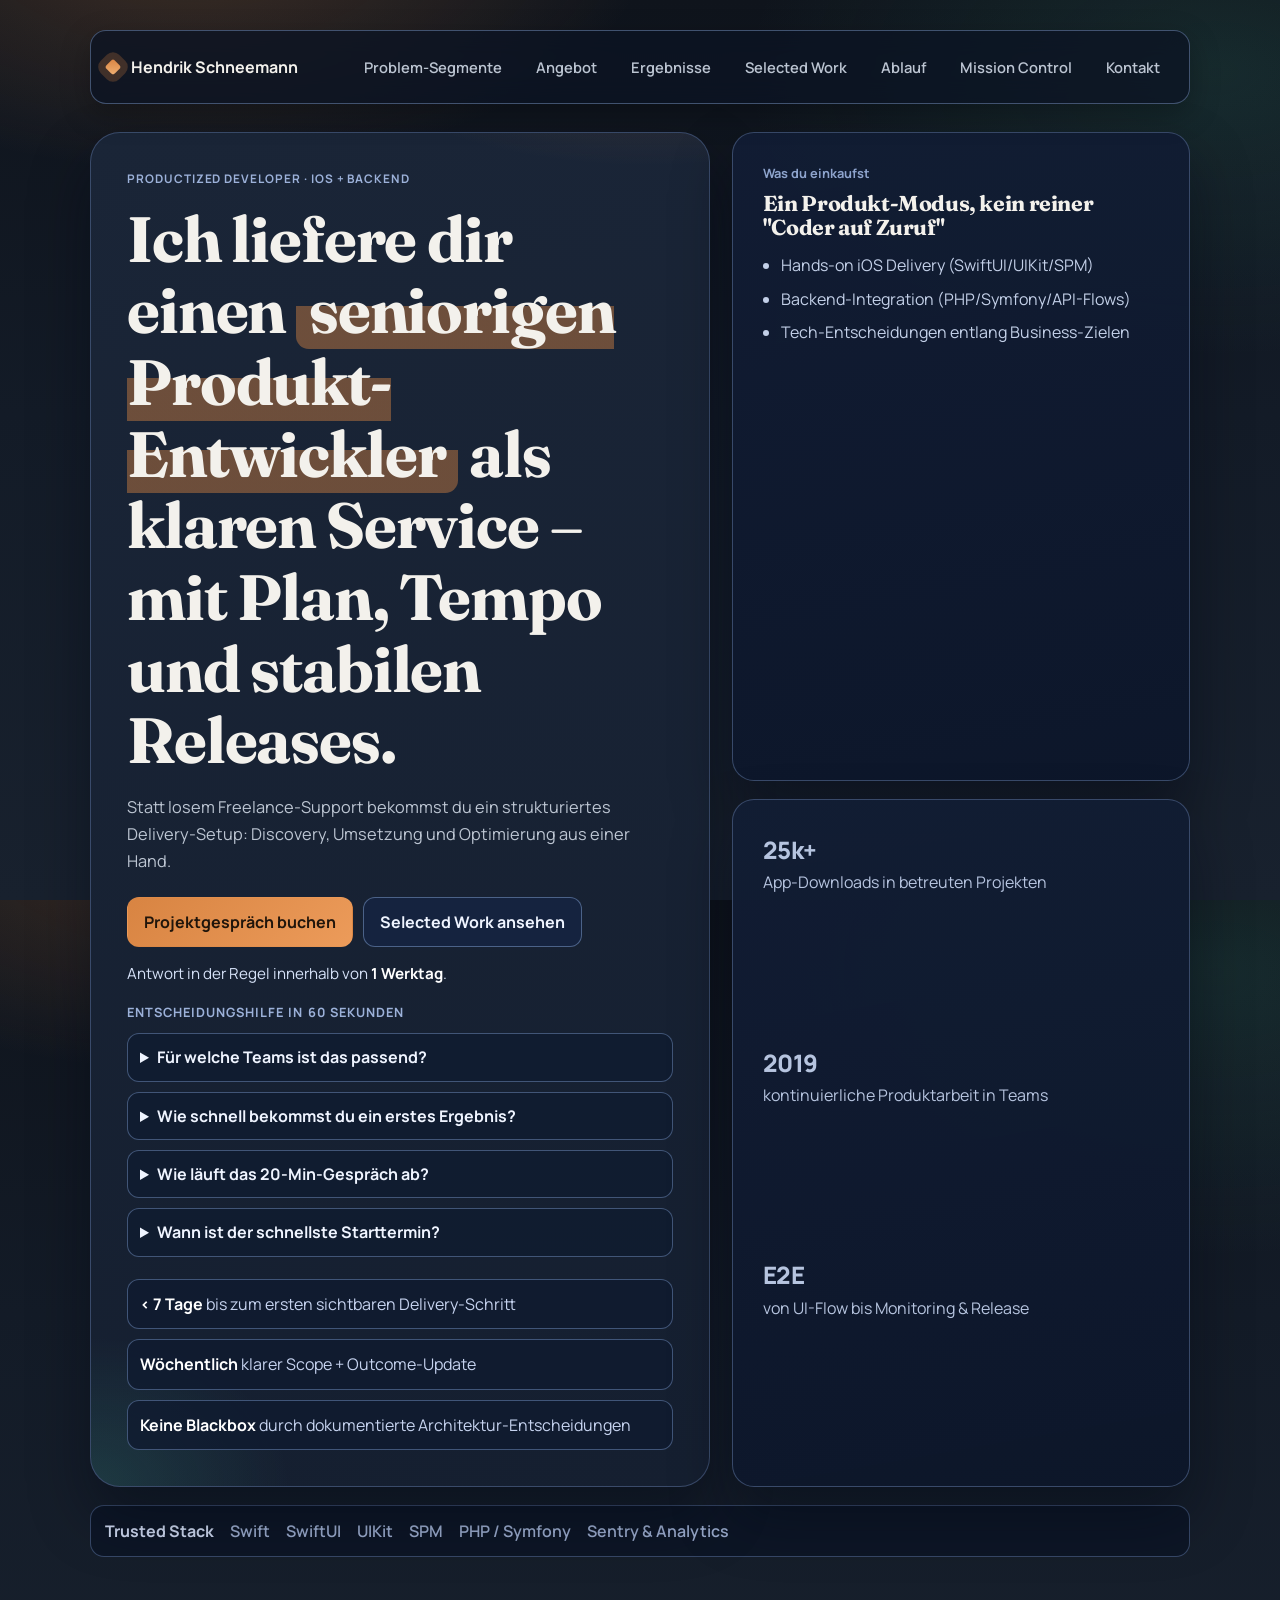
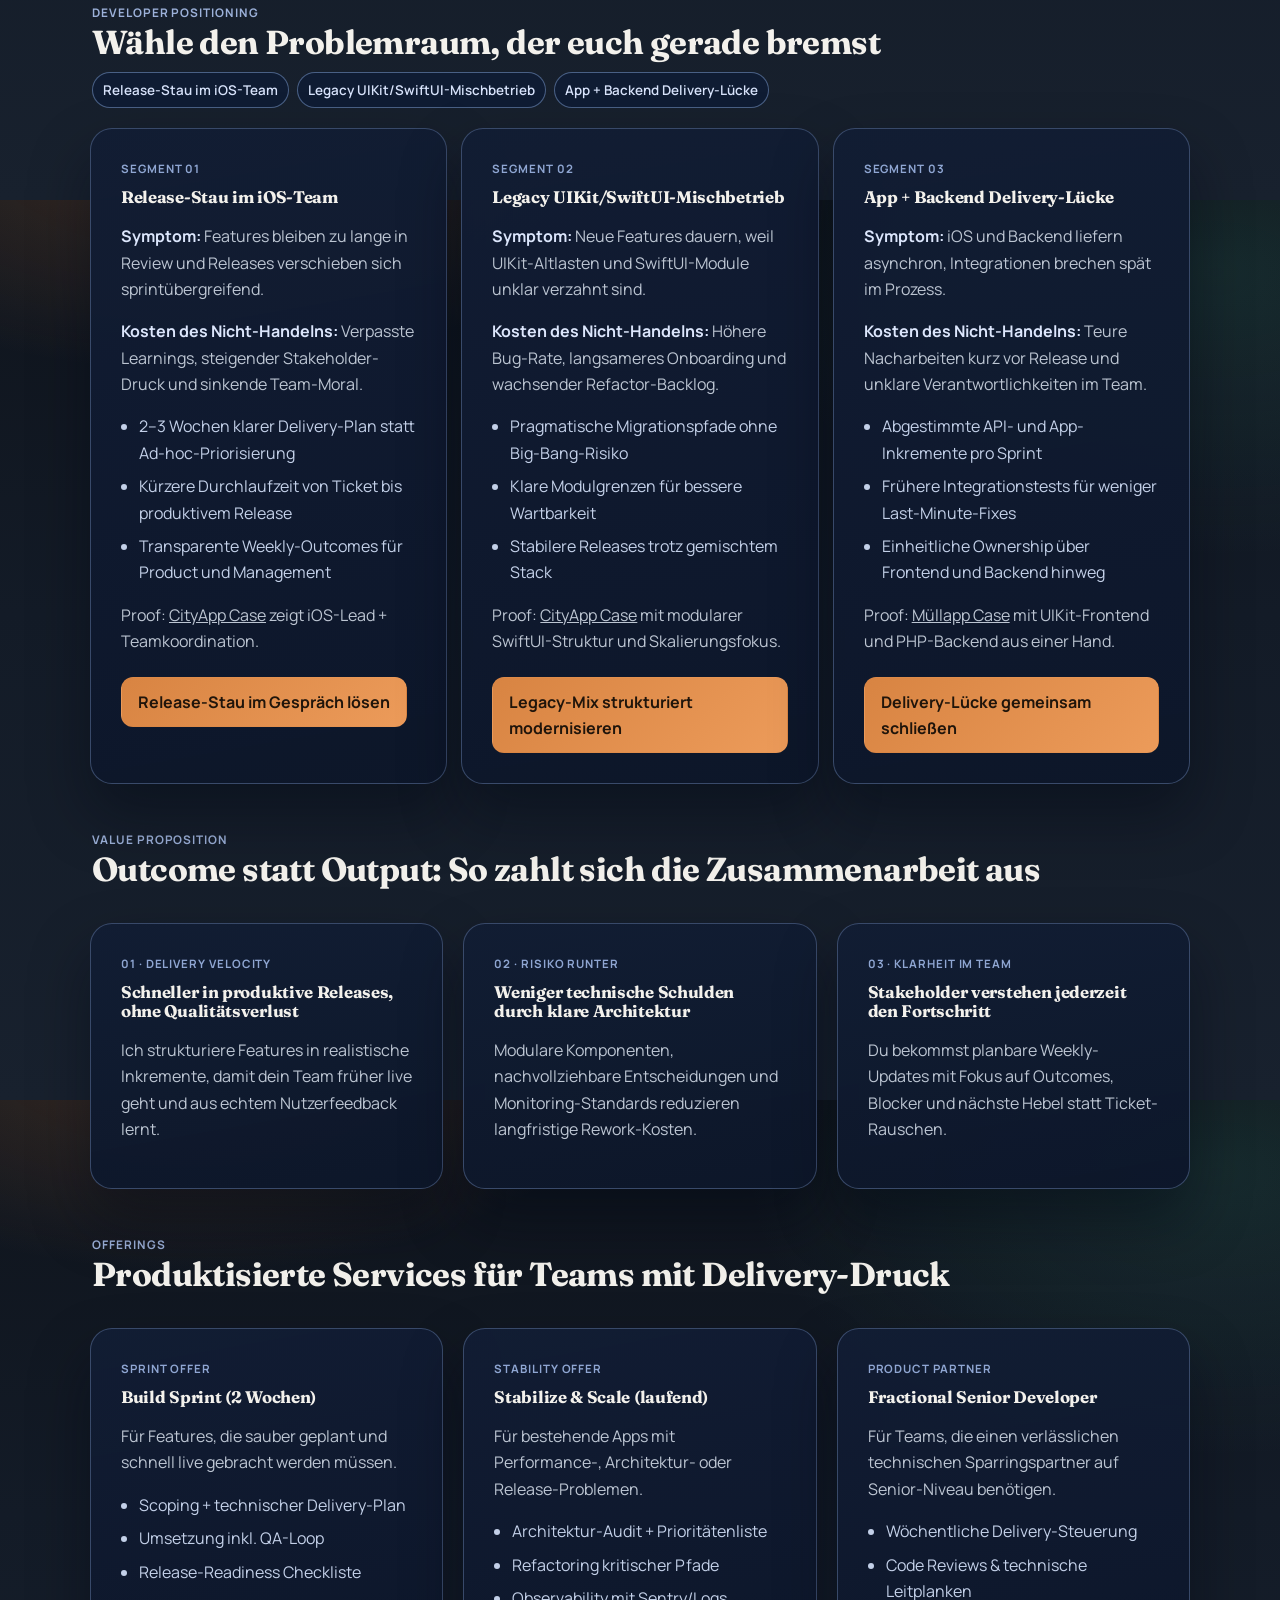
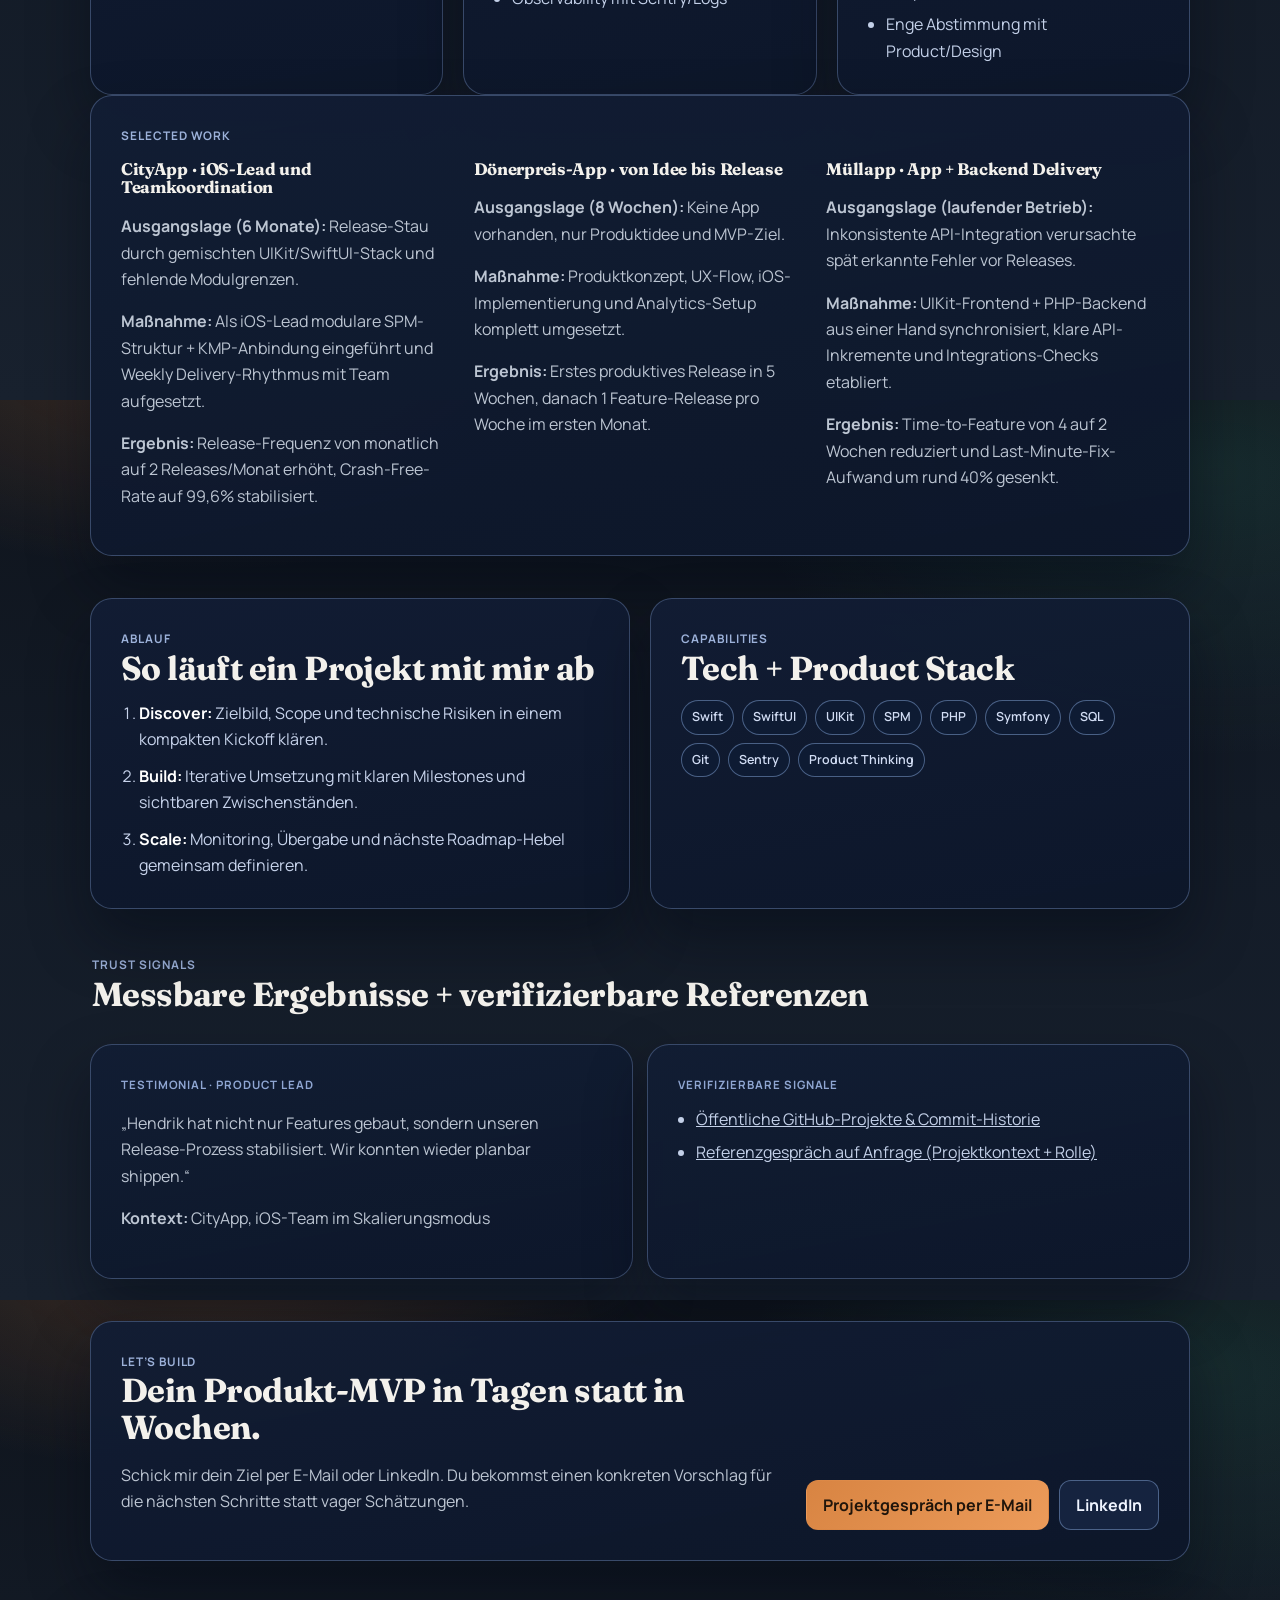
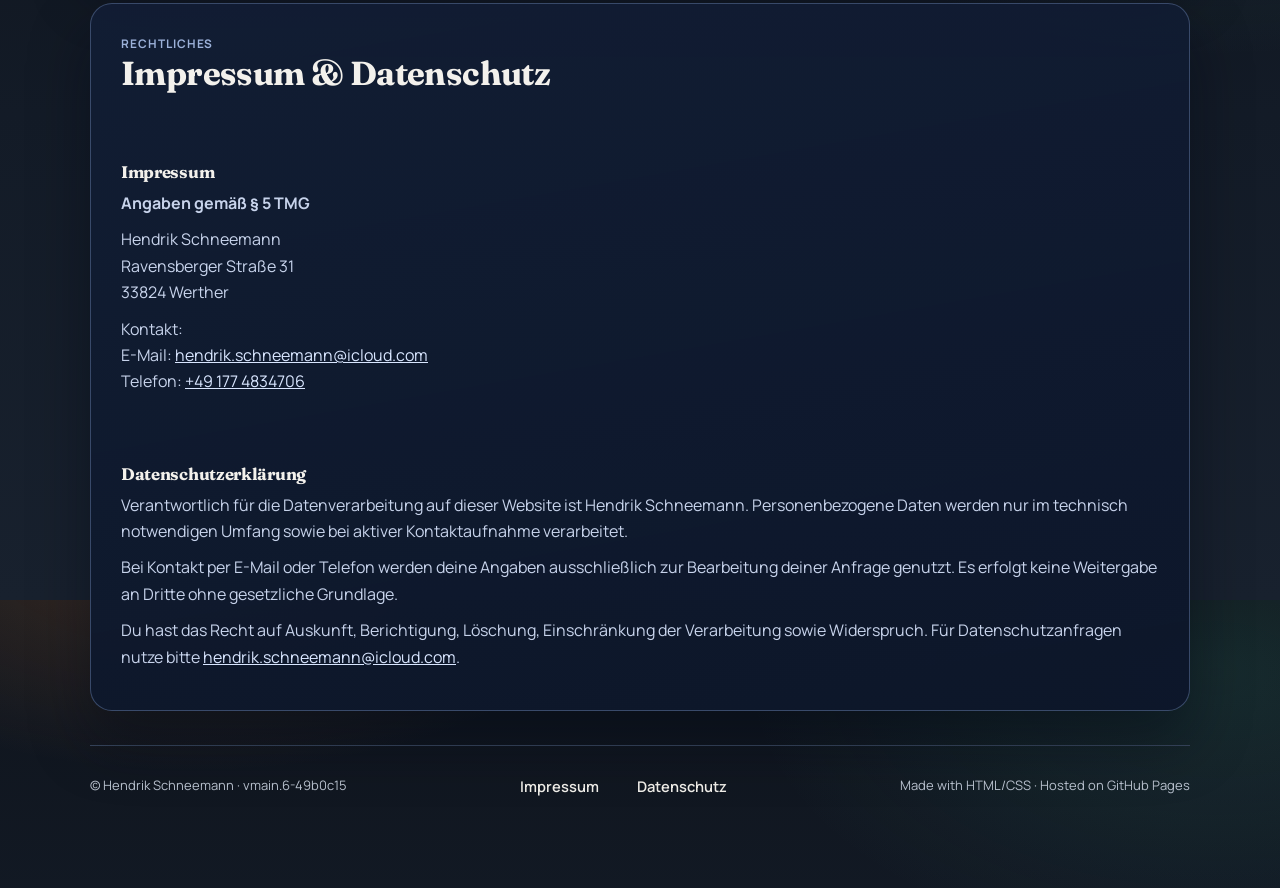
<file: index.html>
<!doctype html>
<html lang="de">
<head>
  <meta charset="utf-8">
  <meta name="viewport" content="width=device-width,initial-scale=1">
  <meta name="description" content="Hendrik Schneemann – Fachinformatiker für Anwendungsentwicklung. iOS (Swift/SwiftUI/UIKit), PHP/Symfony, modulare Architekturen, Kotlin Multiplatform-Anbindung.">
  <meta name="author" content="Hendrik Schneemann">
  <meta name="theme-color" content="#0b1220">
  <meta name="robots" content="index,follow">
  <link rel="canonical" href="https://hendrikschneemann.tech/">
  <meta property="og:type" content="website">
  <meta property="og:locale" content="de_DE">
  <meta property="og:url" content="https://hendrikschneemann.tech/">
  <meta property="og:title" content="Hendrik Schneemann · Entwickler">
  <meta property="og:description" content="iOS- und Backend-Entwicklung mit Fokus auf modulare, wartbare und produktionsnahe Software.">
  <meta property="og:image" content="https://hendrikschneemann.tech/assets/images/social-preview.png">
  <meta property="twitter:card" content="summary_large_image">
  <meta property="twitter:title" content="Hendrik Schneemann · Entwickler">
  <meta property="twitter:description" content="iOS- und Backend-Entwicklung mit Fokus auf modulare, wartbare und produktionsnahe Software.">
  <meta property="twitter:image" content="https://hendrikschneemann.tech/assets/images/social-preview.png">
  <title>Hendrik Schneemann · Entwickler</title>
  <link rel="preconnect" href="https://fonts.googleapis.com">
  <link rel="preconnect" href="https://fonts.gstatic.com" crossorigin>
  <link href="https://fonts.googleapis.com/css2?family=Fraunces:opsz,wght@9..144,500;9..144,700&family=Manrope:wght@400;500;600;700;800&display=swap" rel="stylesheet">
  <link rel="stylesheet" href="assets/css/styles.css">
</head>
<body>
  <a class="skip-link" href="#main-content">Zum Inhalt springen</a>
  <div class="wrap">
    <header id="site-header">
      <a class="brand" href="#top" aria-label="Zur Startseite">
        <b>Hendrik Schneemann</b>
      </a>
      <button
        class="menu-toggle"
        type="button"
        aria-expanded="false"
        aria-controls="primary-nav"
        aria-label="Menü öffnen"
      >
        Menü
      </button>
      <nav id="primary-nav" aria-label="Hauptnavigation">
        <a href="#segments">Problem-Segmente</a>
        <a href="#offer">Angebot</a>
        <a href="#proof">Ergebnisse</a>
        <a href="#work">Selected Work</a>
        <a href="#process">Ablauf</a>
        <a href="mission-control.html">Mission Control</a>
        <a href="#contact">Kontakt</a>
      </nav>
    </header>
    <main id="main-content" data-reveal-group>
      <section class="hero-shell" id="top" aria-labelledby="hero-heading">
        <article class="card hero-main" data-reveal>
          <div class="pad hero-pad">
            <p class="eyebrow">Productized Developer · iOS + Backend</p>
            <h1 id="hero-heading">
              Ich liefere dir einen <span class="hl">seniorigen Produkt-Entwickler</span> als klaren Service –
              mit Plan, Tempo und stabilen Releases.
            </h1>
            <p class="lead">
              Statt losem Freelance-Support bekommst du ein strukturiertes Delivery-Setup:
              Discovery, Umsetzung und Optimierung aus einer Hand.
            </p>
            <div class="cta">
              <a class="btn primary" href="#contact" data-track="lead_started" data-track-source="hero-cta">Projektgespräch buchen</a>
              <a class="btn" href="#work">Selected Work ansehen</a>
            </div>
            <p class="response-time" aria-label="Antwortzeit">Antwort in der Regel innerhalb von <strong>1 Werktag</strong>.</p>
            <section class="decision-faq" aria-label="Entscheidungshilfe">
              <p class="decision-faq-title">Entscheidungshilfe in 60 Sekunden</p>
              <details data-faq-question="fit">
                <summary>Für welche Teams ist das passend?</summary>
                <p>Für Teams mit klarem Produktdruck, die kurzfristig seniorige iOS-/Backend-Delivery brauchen und gleichzeitig Architektur stabil halten wollen.</p>
              </details>
              <details data-faq-question="timeline">
                <summary>Wie schnell bekommst du ein erstes Ergebnis?</summary>
                <p>Innerhalb von 7 Tagen gibt es typischerweise einen sichtbaren Delivery-Schritt: z. B. ein priorisiertes Scope-Paket, ein stabiler Fix oder ein live-fähiges Feature-Inkrement.</p>
              </details>
              <details data-faq-question="process">
                <summary>Wie läuft das 20-Min-Gespräch ab?</summary>
                <p>Wir klären Zielbild, Engpässe und Priorität. Danach bekommst du eine klare Empfehlung mit nächstem konkretem Schritt statt unverbindlichem „Wir melden uns".</p>
              </details>
              <details data-faq-question="start-date">
                <summary>Wann ist der schnellste Starttermin?</summary>
                <p>Wenn Scope und Verantwortlichkeiten klar sind, kann der Einstieg oft innerhalb weniger Werktage erfolgen.</p>
              </details>
            </section>
            <ul class="signal-row" aria-label="Leistungsversprechen">
              <li><strong>&lt; 7 Tage</strong> bis zum ersten sichtbaren Delivery-Schritt</li>
              <li><strong>Wöchentlich</strong> klarer Scope + Outcome-Update</li>
              <li><strong>Keine Blackbox</strong> durch dokumentierte Architektur-Entscheidungen</li>
            </ul>
          </div>
        </article>

        <aside class="hero-side" data-reveal aria-label="Angebotsübersicht">
          <div class="card pad stack-card">
            <p class="stack-title">Was du einkaufst</p>
            <h2>Ein Produkt-Modus, kein reiner "Coder auf Zuruf"</h2>
            <ul class="clean-list">
              <li>Hands-on iOS Delivery (SwiftUI/UIKit/SPM)</li>
              <li>Backend-Integration (PHP/Symfony/API-Flows)</li>
              <li>Tech-Entscheidungen entlang Business-Zielen</li>
            </ul>
          </div>
          <div class="card pad mini-kpi" aria-label="Vertrauensindikatoren">
            <div>
              <p class="kpi">25k+</p>
              <p>App-Downloads in betreuten Projekten</p>
            </div>
            <div>
              <p class="kpi">2019</p>
              <p>kontinuierliche Produktarbeit in Teams</p>
            </div>
            <div>
              <p class="kpi">E2E</p>
              <p>von UI-Flow bis Monitoring &amp; Release</p>
            </div>
          </div>
        </aside>
      </section>

      <section class="trust-strip" id="tech-stack" data-reveal aria-label="Schwerpunkte und Trust-Signale">
        <p>Trusted Stack</p>
        <ul>
          <li>Swift</li>
          <li>SwiftUI</li>
          <li>UIKit</li>
          <li>SPM</li>
          <li>PHP / Symfony</li>
          <li>Sentry &amp; Analytics</li>
        </ul>
      </section>

      <section id="segments" class="segments" aria-labelledby="segments-heading" data-reveal-group>
        <div class="section-head" data-reveal>
          <p class="eyebrow">Developer Positioning</p>
          <h2 id="segments-heading">Wähle den Problemraum, der euch gerade bremst</h2>
          <div class="segment-jump-links" aria-label="Direkte Sprunglinks zu Problem-Segmenten">
            <a href="#segment-release-stau">Release-Stau im iOS-Team</a>
            <a href="#segment-legacy-mix">Legacy UIKit/SwiftUI-Mischbetrieb</a>
            <a href="#segment-app-backend-gap">App + Backend Delivery-Lücke</a>
          </div>
        </div>

        <div class="segment-grid">
          <article class="card segment-card" id="segment-release-stau" data-reveal>
            <div class="pad">
              <p class="value-label">Segment 01</p>
              <h3>Release-Stau im iOS-Team</h3>
              <p class="muted"><strong>Symptom:</strong> Features bleiben zu lange in Review und Releases verschieben sich sprintübergreifend.</p>
              <p class="muted"><strong>Kosten des Nicht-Handelns:</strong> Verpasste Learnings, steigender Stakeholder-Druck und sinkende Team-Moral.</p>
              <ul class="clean-list">
                <li>2–3 Wochen klarer Delivery-Plan statt Ad-hoc-Priorisierung</li>
                <li>Kürzere Durchlaufzeit von Ticket bis produktivem Release</li>
                <li>Transparente Weekly-Outcomes für Product und Management</li>
              </ul>
              <p class="muted">Proof: <a href="#case-cityapp">CityApp Case</a> zeigt iOS-Lead + Teamkoordination.</p>
              <div class="cta">
                <a class="btn primary segment-cta" data-segment-id="release-stau" href="#contact">Release-Stau im Gespräch lösen</a>
              </div>
            </div>
          </article>

          <article class="card segment-card" id="segment-legacy-mix" data-reveal>
            <div class="pad">
              <p class="value-label">Segment 02</p>
              <h3>Legacy UIKit/SwiftUI-Mischbetrieb</h3>
              <p class="muted"><strong>Symptom:</strong> Neue Features dauern, weil UIKit-Altlasten und SwiftUI-Module unklar verzahnt sind.</p>
              <p class="muted"><strong>Kosten des Nicht-Handelns:</strong> Höhere Bug-Rate, langsameres Onboarding und wachsender Refactor-Backlog.</p>
              <ul class="clean-list">
                <li>Pragmatische Migrationspfade ohne Big-Bang-Risiko</li>
                <li>Klare Modulgrenzen für bessere Wartbarkeit</li>
                <li>Stabilere Releases trotz gemischtem Stack</li>
              </ul>
              <p class="muted">Proof: <a href="#case-cityapp">CityApp Case</a> mit modularer SwiftUI-Struktur und Skalierungsfokus.</p>
              <div class="cta">
                <a class="btn primary segment-cta" data-segment-id="legacy-mix" href="#contact">Legacy-Mix strukturiert modernisieren</a>
              </div>
            </div>
          </article>

          <article class="card segment-card" id="segment-app-backend-gap" data-reveal>
            <div class="pad">
              <p class="value-label">Segment 03</p>
              <h3>App + Backend Delivery-Lücke</h3>
              <p class="muted"><strong>Symptom:</strong> iOS und Backend liefern asynchron, Integrationen brechen spät im Prozess.</p>
              <p class="muted"><strong>Kosten des Nicht-Handelns:</strong> Teure Nacharbeiten kurz vor Release und unklare Verantwortlichkeiten im Team.</p>
              <ul class="clean-list">
                <li>Abgestimmte API- und App-Inkremente pro Sprint</li>
                <li>Frühere Integrationstests für weniger Last-Minute-Fixes</li>
                <li>Einheitliche Ownership über Frontend und Backend hinweg</li>
              </ul>
              <p class="muted">Proof: <a href="#case-muellapp">Müllapp Case</a> mit UIKit-Frontend und PHP-Backend aus einer Hand.</p>
              <div class="cta">
                <a class="btn primary segment-cta" data-segment-id="app-backend-gap" href="#contact">Delivery-Lücke gemeinsam schließen</a>
              </div>
            </div>
          </article>
        </div>
      </section>
    </main>
    <section id="offer" class="value-grid" aria-labelledby="offer-heading" data-reveal-group>
      <div class="section-head" data-reveal>
        <p class="eyebrow">Value Proposition</p>
        <h2 id="offer-heading">Outcome statt Output: So zahlt sich die Zusammenarbeit aus</h2>
      </div>

      <article class="card value-card" data-reveal>
        <div class="pad">
          <p class="value-label">01 · Delivery Velocity</p>
          <h3>Schneller in produktive Releases, ohne Qualitätsverlust</h3>
          <p class="muted">Ich strukturiere Features in realistische Inkremente, damit dein Team früher live geht und aus echtem Nutzerfeedback lernt.</p>
        </div>
      </article>

      <article class="card value-card" data-reveal>
        <div class="pad">
          <p class="value-label">02 · Risiko runter</p>
          <h3>Weniger technische Schulden durch klare Architektur</h3>
          <p class="muted">Modulare Komponenten, nachvollziehbare Entscheidungen und Monitoring-Standards reduzieren langfristige Rework-Kosten.</p>
        </div>
      </article>

      <article class="card value-card" data-reveal>
        <div class="pad">
          <p class="value-label">03 · Klarheit im Team</p>
          <h3>Stakeholder verstehen jederzeit den Fortschritt</h3>
          <p class="muted">Du bekommst planbare Weekly-Updates mit Fokus auf Outcomes, Blocker und nächste Hebel statt Ticket-Rauschen.</p>
        </div>
      </article>
    </section>
    <section id="work" aria-labelledby="work-heading" data-reveal-group>
      <div class="section-head" data-reveal>
        <p class="eyebrow">Offerings</p>
        <h2 id="work-heading">Produktisierte Services für Teams mit Delivery-Druck</h2>
      </div>

      <div class="offer-grid">
        <article class="card offer-card" data-reveal>
          <div class="pad">
            <p class="offer-meta">Sprint Offer</p>
            <h3>Build Sprint (2 Wochen)</h3>
            <p class="muted">Für Features, die sauber geplant und schnell live gebracht werden müssen.</p>
            <ul class="clean-list">
              <li>Scoping + technischer Delivery-Plan</li>
              <li>Umsetzung inkl. QA-Loop</li>
              <li>Release-Readiness Checkliste</li>
            </ul>
          </div>
        </article>

        <article class="card offer-card" data-reveal>
          <div class="pad">
            <p class="offer-meta">Stability Offer</p>
            <h3>Stabilize &amp; Scale (laufend)</h3>
            <p class="muted">Für bestehende Apps mit Performance-, Architektur- oder Release-Problemen.</p>
            <ul class="clean-list">
              <li>Architektur-Audit + Prioritätenliste</li>
              <li>Refactoring kritischer Pfade</li>
              <li>Observability mit Sentry/Logs</li>
            </ul>
          </div>
        </article>

        <article class="card offer-card" data-reveal>
          <div class="pad">
            <p class="offer-meta">Product Partner</p>
            <h3>Fractional Senior Developer</h3>
            <p class="muted">Für Teams, die einen verlässlichen technischen Sparringspartner auf Senior-Niveau benötigen.</p>
            <ul class="clean-list">
              <li>Wöchentliche Delivery-Steuerung</li>
              <li>Code Reviews &amp; technische Leitplanken</li>
              <li>Enge Abstimmung mit Product/Design</li>
            </ul>
          </div>
        </article>
      </div>

      <article class="card showcase" data-reveal>
        <div class="pad">
          <p class="eyebrow">Selected Work</p>
          <div class="showcase-grid case-snippets">
            <div>
              <h3 id="case-cityapp">CityApp · iOS-Lead und Teamkoordination</h3>
              <p class="muted"><strong>Ausgangslage (6 Monate):</strong> Release-Stau durch gemischten UIKit/SwiftUI-Stack und fehlende Modulgrenzen.</p>
              <p class="muted"><strong>Maßnahme:</strong> Als iOS-Lead modulare SPM-Struktur + KMP-Anbindung eingeführt und Weekly Delivery-Rhythmus mit Team aufgesetzt.</p>
              <p class="muted"><strong>Ergebnis:</strong> Release-Frequenz von monatlich auf 2 Releases/Monat erhöht, Crash-Free-Rate auf 99,6% stabilisiert.</p>
            </div>
            <div>
              <h3>Dönerpreis-App · von Idee bis Release</h3>
              <p class="muted"><strong>Ausgangslage (8 Wochen):</strong> Keine App vorhanden, nur Produktidee und MVP-Ziel.</p>
              <p class="muted"><strong>Maßnahme:</strong> Produktkonzept, UX-Flow, iOS-Implementierung und Analytics-Setup komplett umgesetzt.</p>
              <p class="muted"><strong>Ergebnis:</strong> Erstes produktives Release in 5 Wochen, danach 1 Feature-Release pro Woche im ersten Monat.</p>
            </div>
            <div>
              <h3 id="case-muellapp">Müllapp · App + Backend Delivery</h3>
              <p class="muted"><strong>Ausgangslage (laufender Betrieb):</strong> Inkonsistente API-Integration verursachte spät erkannte Fehler vor Releases.</p>
              <p class="muted"><strong>Maßnahme:</strong> UIKit-Frontend + PHP-Backend aus einer Hand synchronisiert, klare API-Inkremente und Integrations-Checks etabliert.</p>
              <p class="muted"><strong>Ergebnis:</strong> Time-to-Feature von 4 auf 2 Wochen reduziert und Last-Minute-Fix-Aufwand um rund 40% gesenkt.</p>
            </div>
          </div>
        </div>
      </article>
    </section>

    <section id="process" class="grid process-grid" aria-labelledby="process-heading" data-reveal-group>
      <article class="card" data-reveal>
        <div class="pad">
          <p class="eyebrow">Ablauf</p>
          <h2 id="process-heading">So läuft ein Projekt mit mir ab</h2>
          <ol class="process-list">
            <li><strong>Discover:</strong> Zielbild, Scope und technische Risiken in einem kompakten Kickoff klären.</li>
            <li><strong>Build:</strong> Iterative Umsetzung mit klaren Milestones und sichtbaren Zwischenständen.</li>
            <li><strong>Scale:</strong> Monitoring, Übergabe und nächste Roadmap-Hebel gemeinsam definieren.</li>
          </ol>
        </div>
      </article>

      <article class="card" id="skills" data-reveal>
        <div class="pad">
          <p class="eyebrow">Capabilities</p>
          <h2>Tech + Product Stack</h2>
          <div class="tags" aria-label="Skill-Liste">
            <span class="tag">Swift</span>
            <span class="tag">SwiftUI</span>
            <span class="tag">UIKit</span>
            <span class="tag">SPM</span>
            <span class="tag">PHP</span>
            <span class="tag">Symfony</span>
            <span class="tag">SQL</span>
            <span class="tag">Git</span>
            <span class="tag">Sentry</span>
            <span class="tag">Product Thinking</span>
          </div>
        </div>
      </article>
    </section>

    <section id="proof" class="proof-section" aria-labelledby="proof-heading" data-reveal-group>
      <div class="section-head" data-reveal>
        <p class="eyebrow">Trust Signals</p>
        <h2 id="proof-heading">Messbare Ergebnisse + verifizierbare Referenzen</h2>
      </div>

      <div class="proof-grid">
        <article class="card" data-reveal>
          <div class="pad">
            <p class="value-label">Testimonial · Product Lead</p>
            <p class="muted">„Hendrik hat nicht nur Features gebaut, sondern unseren Release-Prozess stabilisiert. Wir konnten wieder planbar shippen.“</p>
            <p class="muted"><strong>Kontext:</strong> CityApp, iOS-Team im Skalierungsmodus</p>
          </div>
        </article>

        <article class="card" data-reveal>
          <div class="pad">
            <p class="value-label">Verifizierbare Signale</p>
            <ul class="clean-list">
              <li><a href="https://github.com/hsnowmansch" target="_blank" rel="noopener noreferrer">Öffentliche GitHub-Projekte &amp; Commit-Historie</a></li>
              <li><a href="mailto:hendrik.schneemann@icloud.com?subject=Referenzanfrage%20Projektarbeit" rel="noopener noreferrer">Referenzgespräch auf Anfrage (Projektkontext + Rolle)</a></li>
            </ul>
          </div>
        </article>
      </div>
    </section>
    <section id="contact" aria-labelledby="contact-heading" data-reveal-group>
      <article class="card conversion" data-reveal>
        <div class="pad conversion-pad">
          <div>
            <p class="eyebrow">Let’s build</p>
            <h2 id="contact-heading">Dein Produkt-MVP in Tagen statt in Wochen.</h2>
            <p class="muted">Schick mir dein Ziel per E-Mail oder LinkedIn. Du bekommst einen konkreten Vorschlag für die nächsten Schritte statt vager Schätzungen.</p>
          </div>
          <div class="cta" role="list">
            <a class="btn primary" href="mailto:hendrik.schneemann@icloud.com" role="listitem" data-track="lead_submitted" data-track-source="contact-email">Projektgespräch per E-Mail</a>
            <a class="btn" href="#" id="linkedinLink" rel="noopener noreferrer" role="listitem">LinkedIn</a>
          </div>
        </div>
      </article>
    </section>
    <section id="legal" aria-labelledby="legal-heading" data-reveal-group>
      <article class="card" data-reveal>
        <div class="pad legal-pad">
          <div class="section-head legal-head">
            <p class="eyebrow">Rechtliches</p>
            <h2 id="legal-heading">Impressum & Datenschutz</h2>
          </div>

          <section id="impressum" class="legal-block" aria-labelledby="impressum-heading">
            <h3 id="impressum-heading">Impressum</h3>
            <p><strong>Angaben gemäß § 5 TMG</strong></p>
            <p>
              Hendrik Schneemann<br>
              Ravensberger Straße 31<br>
              33824 Werther
            </p>
            <p>
              Kontakt:<br>
              E-Mail: <a href="mailto:hendrik.schneemann@icloud.com">hendrik.schneemann@icloud.com</a><br>
              Telefon: <a href="tel:+491774834706">+49 177 4834706</a>
            </p>
          </section>

          <section id="datenschutz" class="legal-block" aria-labelledby="datenschutz-heading">
            <h3 id="datenschutz-heading">Datenschutzerklärung</h3>
            <p>
              Verantwortlich für die Datenverarbeitung auf dieser Website ist Hendrik Schneemann.
              Personenbezogene Daten werden nur im technisch notwendigen Umfang sowie bei aktiver Kontaktaufnahme verarbeitet.
            </p>
            <p>
              Bei Kontakt per E-Mail oder Telefon werden deine Angaben ausschließlich zur Bearbeitung deiner Anfrage genutzt.
              Es erfolgt keine Weitergabe an Dritte ohne gesetzliche Grundlage.
            </p>
            <p>
              Du hast das Recht auf Auskunft, Berichtigung, Löschung, Einschränkung der Verarbeitung sowie Widerspruch.
              Für Datenschutzanfragen nutze bitte <a href="mailto:hendrik.schneemann@icloud.com">hendrik.schneemann@icloud.com</a>.
            </p>
          </section>
        </div>
      </article>
    </section>

    <footer>
      <span>&copy; <span id="year"></span> Hendrik Schneemann · vmain.6-49b0c15</span>
      <nav class="footer-links" aria-label="Rechtliche Hinweise">
        <a href="#impressum">Impressum</a>
        <a href="#datenschutz">Datenschutz</a>
      </nav>
      <span>Made with HTML/CSS · Hosted on GitHub Pages</span>
    </footer>
  </div>

  <script src="assets/js/main.js" type="module"></script>
</body>
</html>
</file>
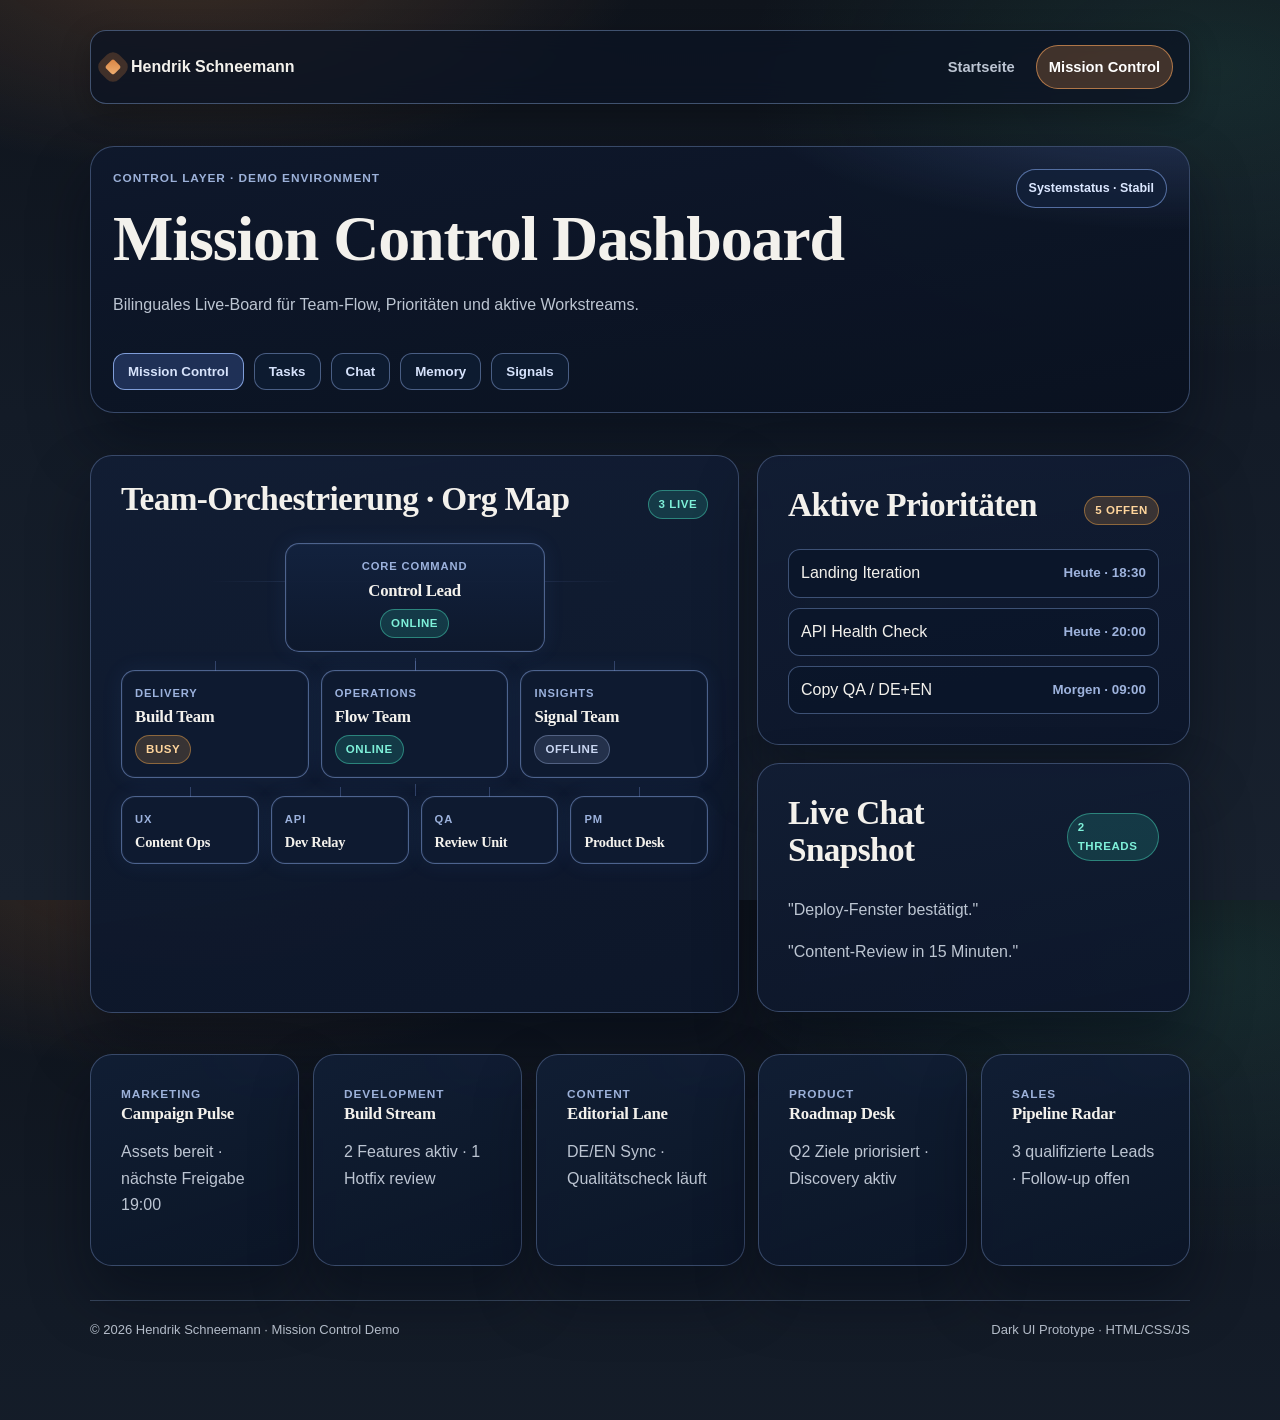
<file: mission-control.html>
<!doctype html>
<html lang="de">
<head>
  <meta charset="utf-8">
  <meta name="viewport" content="width=device-width,initial-scale=1">
  <meta name="description" content="Mission Control Dashboard – Demo-Interface für Teamsteuerung, Aufgabenstatus und Bereichs-KPIs.">
  <meta name="author" content="Hendrik Schneemann">
  <meta name="theme-color" content="#070d1a">
  <meta name="robots" content="index,follow">
  <title>Mission Control · Dashboard Demo</title>
  <link rel="stylesheet" href="assets/css/styles.css">
  <link rel="stylesheet" href="assets/css/mission-control.css">
</head>
<body>
  <a class="skip-link" href="#mission-main">Zum Inhalt springen</a>

  <div class="wrap mission-wrap">
    <header id="site-header">
      <a class="brand" href="index.html" aria-label="Zur Startseite">
        <b>Hendrik Schneemann</b>
      </a>
      <nav aria-label="Hauptnavigation">
        <a href="index.html">Startseite</a>
        <a href="mission-control.html" class="is-active" aria-current="page">Mission Control</a>
      </nav>
    </header>

    <main id="mission-main" data-reveal-group>
      <section class="mission-header card" data-reveal aria-labelledby="mission-heading">
        <div class="mission-header-row">
          <div>
            <p class="eyebrow">Control Layer · Demo Environment</p>
            <h1 id="mission-heading">Mission Control Dashboard</h1>
            <p class="muted">Bilinguales Live-Board für Team-Flow, Prioritäten und aktive Workstreams.</p>
          </div>
          <span class="mission-pill">Systemstatus · Stabil</span>
        </div>

        <div class="mission-tabs" role="tablist" aria-label="Mission Bereiche">
          <button class="mission-tab is-active" role="tab" aria-selected="true">Mission Control</button>
          <button class="mission-tab" role="tab" aria-selected="false">Tasks</button>
          <button class="mission-tab" role="tab" aria-selected="false">Chat</button>
          <button class="mission-tab" role="tab" aria-selected="false">Memory</button>
          <button class="mission-tab" role="tab" aria-selected="false">Signals</button>
        </div>
      </section>

      <section class="mission-grid">
        <article class="card org-map" data-reveal aria-labelledby="org-map-heading">
          <div class="pad">
            <div class="panel-head">
              <h2 id="org-map-heading">Team-Orchestrierung · Org Map</h2>
              <span class="badge online">3 live</span>
            </div>

            <div class="org-canvas" role="list" aria-label="Hierarchie Teamstruktur">
              <div class="node node-core" role="listitem">
                <p class="node-label">Core Command</p>
                <h3>Control Lead</h3>
                <span class="badge online">online</span>
              </div>

              <div class="node-row">
                <div class="node" role="listitem">
                  <p class="node-label">Delivery</p>
                  <h3>Build Team</h3>
                  <span class="badge busy">busy</span>
                </div>
                <div class="node" role="listitem">
                  <p class="node-label">Operations</p>
                  <h3>Flow Team</h3>
                  <span class="badge online">online</span>
                </div>
                <div class="node" role="listitem">
                  <p class="node-label">Insights</p>
                  <h3>Signal Team</h3>
                  <span class="badge offline">offline</span>
                </div>
              </div>

              <div class="node-row node-row-small">
                <div class="node mini" role="listitem">
                  <p class="node-label">UX</p>
                  <h3>Content Ops</h3>
                </div>
                <div class="node mini" role="listitem">
                  <p class="node-label">API</p>
                  <h3>Dev Relay</h3>
                </div>
                <div class="node mini" role="listitem">
                  <p class="node-label">QA</p>
                  <h3>Review Unit</h3>
                </div>
                <div class="node mini" role="listitem">
                  <p class="node-label">PM</p>
                  <h3>Product Desk</h3>
                </div>
              </div>
            </div>
          </div>
        </article>

        <aside class="panel-stack" data-reveal-group>
          <article class="card panel" data-reveal>
            <div class="pad">
              <div class="panel-head">
                <h2>Aktive Prioritäten</h2>
                <span class="badge busy">5 offen</span>
              </div>
              <ul class="task-list">
                <li><span>Landing Iteration</span><small>Heute · 18:30</small></li>
                <li><span>API Health Check</span><small>Heute · 20:00</small></li>
                <li><span>Copy QA / DE+EN</span><small>Morgen · 09:00</small></li>
              </ul>
            </div>
          </article>

          <article class="card panel" data-reveal>
            <div class="pad">
              <div class="panel-head">
                <h2>Live Chat Snapshot</h2>
                <span class="badge online">2 threads</span>
              </div>
              <p class="muted">"Deploy-Fenster bestätigt."</p>
              <p class="muted">"Content-Review in 15 Minuten."</p>
            </div>
          </article>
        </aside>
      </section>

      <section class="team-areas" data-reveal-group aria-label="Bereichsübersicht">
        <article class="card area-card" data-reveal>
          <div class="pad">
            <p class="eyebrow">Marketing</p>
            <h3>Campaign Pulse</h3>
            <p class="muted">Assets bereit · nächste Freigabe 19:00</p>
          </div>
        </article>

        <article class="card area-card" data-reveal>
          <div class="pad">
            <p class="eyebrow">Development</p>
            <h3>Build Stream</h3>
            <p class="muted">2 Features aktiv · 1 Hotfix review</p>
          </div>
        </article>

        <article class="card area-card" data-reveal>
          <div class="pad">
            <p class="eyebrow">Content</p>
            <h3>Editorial Lane</h3>
            <p class="muted">DE/EN Sync · Qualitätscheck läuft</p>
          </div>
        </article>

        <article class="card area-card" data-reveal>
          <div class="pad">
            <p class="eyebrow">Product</p>
            <h3>Roadmap Desk</h3>
            <p class="muted">Q2 Ziele priorisiert · Discovery aktiv</p>
          </div>
        </article>

        <article class="card area-card" data-reveal>
          <div class="pad">
            <p class="eyebrow">Sales</p>
            <h3>Pipeline Radar</h3>
            <p class="muted">3 qualifizierte Leads · Follow-up offen</p>
          </div>
        </article>
      </section>
    </main>

    <footer>
      <span>&copy; <span id="year"></span> Hendrik Schneemann · Mission Control Demo</span>
      <span>Dark UI Prototype · HTML/CSS/JS</span>
    </footer>
  </div>

  <script src="assets/js/mission-control.js" type="module"></script>
</body>
</html>
</file>
<file: assets/css/styles.css>
@import url("./base.css");
@import url("./layout.css");
@import url("./components.css");
</file>
<file: assets/css/mission-control.css>
.mission-wrap {
  --mission-line: rgba(118, 147, 211, 0.34);
  --mission-glow: rgba(95, 141, 255, 0.2);
}

.mission-header {
  padding:22px;
  border-radius:24px;
  background:
    radial-gradient(720px 220px at 100% -20%, rgba(126, 163, 255, 0.24), transparent 62%),
    linear-gradient(170deg, rgba(15, 25, 44, 0.97), rgba(10, 17, 32, 0.96));
}

.mission-header-row {
  display:flex;
  justify-content:space-between;
  gap:16px;
  align-items:flex-start;
}

.mission-pill {
  display:inline-flex;
  align-items:center;
  padding:8px 12px;
  border-radius:999px;
  border:1px solid rgba(101, 130, 187, 0.8);
  background:rgba(18, 33, 58, 0.84);
  color:#dbe7ff;
  font-weight:700;
  font-size:0.78rem;
}

.mission-tabs {
  display:flex;
  flex-wrap:wrap;
  gap:10px;
  margin-top:18px;
}

.mission-tab {
  border:1px solid rgba(89, 112, 153, 0.8);
  color:#d6e2fb;
  background:rgba(15, 29, 52, 0.84);
  font-weight:700;
  border-radius:12px;
  padding:10px 14px;
  cursor:pointer;
  transition:transform .2s ease, border-color .2s ease, box-shadow .2s ease, background-color .2s ease;
}

.mission-tab.is-active {
  border-color:rgba(136, 166, 227, 0.92);
  background:rgba(77, 116, 198, 0.3);
}

.mission-grid {
  display:grid;
  grid-template-columns:minmax(0, 1.2fr) minmax(280px, 0.8fr);
  gap:18px;
}

.org-map .pad { padding-top:24px; }

.panel-head {
  display:flex;
  align-items:center;
  justify-content:space-between;
  gap:10px;
  margin-bottom:14px;
}

.org-canvas {
  position:relative;
  display:grid;
  gap:18px;
  margin-top:12px;
}

.org-canvas::before {
  content:"";
  position:absolute;
  inset:38px 15% auto;
  height:1px;
  background:linear-gradient(90deg, transparent, var(--mission-line), transparent);
}

.node-row {
  display:grid;
  grid-template-columns:repeat(3, minmax(0, 1fr));
  gap:12px;
  position:relative;
}

.node-row::before {
  content:"";
  position:absolute;
  top:-12px;
  left:50%;
  width:1px;
  height:12px;
  background:var(--mission-line);
}

.node-row-small {
  grid-template-columns:repeat(4, minmax(0, 1fr));
}

.node {
  position:relative;
  border:1px solid rgba(90, 114, 160, 0.84);
  border-radius:14px;
  padding:13px;
  background:rgba(14, 27, 49, 0.86);
  box-shadow:inset 0 0 0 1px rgba(173, 196, 246, 0.05), 0 0 22px rgba(95, 141, 255, 0.08);
  transition:transform .2s ease, border-color .2s ease, box-shadow .2s ease;
}

.node::before {
  content:"";
  position:absolute;
  top:-10px;
  left:50%;
  width:1px;
  height:10px;
  background:var(--mission-line);
}

.node-core {
  justify-self:center;
  max-width:260px;
  width:100%;
  text-align:center;
  background:linear-gradient(180deg, rgba(19, 34, 62, 0.96), rgba(14, 24, 44, 0.96));
}

.node-core::before { display:none; }

.node-label {
  margin:0;
  color:#9cb2dd;
  text-transform:uppercase;
  letter-spacing:0.08em;
  font-size:0.7rem;
  font-weight:700;
}

.node h3 {
  margin-top:6px;
  margin-bottom:8px;
}

.node.mini h3 {
  font-size:0.9rem;
  margin-bottom:0;
}

.badge {
  display:inline-flex;
  align-items:center;
  border-radius:999px;
  padding:4px 10px;
  font-size:0.72rem;
  font-weight:700;
  text-transform:uppercase;
  letter-spacing:0.05em;
}

.badge.online {
  background:rgba(49, 198, 170, 0.18);
  color:#7ef0d9;
  border:1px solid rgba(69, 207, 180, 0.5);
}

.badge.busy {
  background:rgba(244, 166, 75, 0.18);
  color:#ffd59c;
  border:1px solid rgba(244, 166, 75, 0.45);
}

.badge.offline {
  background:rgba(138, 157, 197, 0.18);
  color:#c9d6f1;
  border:1px solid rgba(138, 157, 197, 0.45);
}

.panel-stack {
  display:grid;
  gap:18px;
}

.task-list {
  margin:0;
  padding:0;
  list-style:none;
  display:grid;
  gap:10px;
}

.task-list li {
  border:1px solid rgba(82, 105, 147, 0.72);
  border-radius:12px;
  padding:10px 12px;
  display:flex;
  align-items:center;
  justify-content:space-between;
  gap:8px;
  background:rgba(10, 22, 42, 0.8);
}

.task-list small {
  color:#9eb3dd;
  font-weight:600;
}

.team-areas {
  display:grid;
  grid-template-columns:repeat(5, minmax(0, 1fr));
  gap:14px;
}

.area-card {
  min-height:150px;
  background:
    linear-gradient(160deg, rgba(17, 30, 53, 0.95), rgba(12, 22, 39, 0.97)),
    radial-gradient(120px 80px at 85% 0%, var(--mission-glow), transparent 70%);
}

.mission-tab:focus-visible,
.node:focus-visible {
  outline:2px solid #93b2ff;
  outline-offset:2px;
}

@media (hover:hover) and (pointer:fine) {
  .mission-tab:hover,
  .mission-tab:focus-visible {
    transform:translateY(-1px);
    border-color:rgba(136, 166, 227, 0.92);
    box-shadow:0 12px 22px rgba(2, 8, 20, 0.35);
  }

  .node:hover {
    transform:translateY(-2px);
    border-color:rgba(126, 160, 224, 0.94);
    box-shadow:0 0 28px rgba(95, 141, 255, 0.2);
  }
}

@media (max-width:1100px) {
  .team-areas {
    grid-template-columns:repeat(3, minmax(0, 1fr));
  }
}

@media (max-width:900px) {
  .mission-grid {
    grid-template-columns:1fr;
  }

  .node-row,
  .node-row-small {
    grid-template-columns:repeat(2, minmax(0, 1fr));
  }

  .org-canvas::before { inset:36px 8% auto; }
}

@media (max-width:700px) {
  .mission-header-row {
    flex-direction:column;
  }

  .node-row,
  .node-row-small,
  .team-areas {
    grid-template-columns:1fr;
  }

  .node::before,
  .node-row::before,
  .org-canvas::before {
    display:none;
  }
}

@media (prefers-reduced-motion: reduce) {
  .mission-tab,
  .node {
    transition:none;
  }
}
</file>
